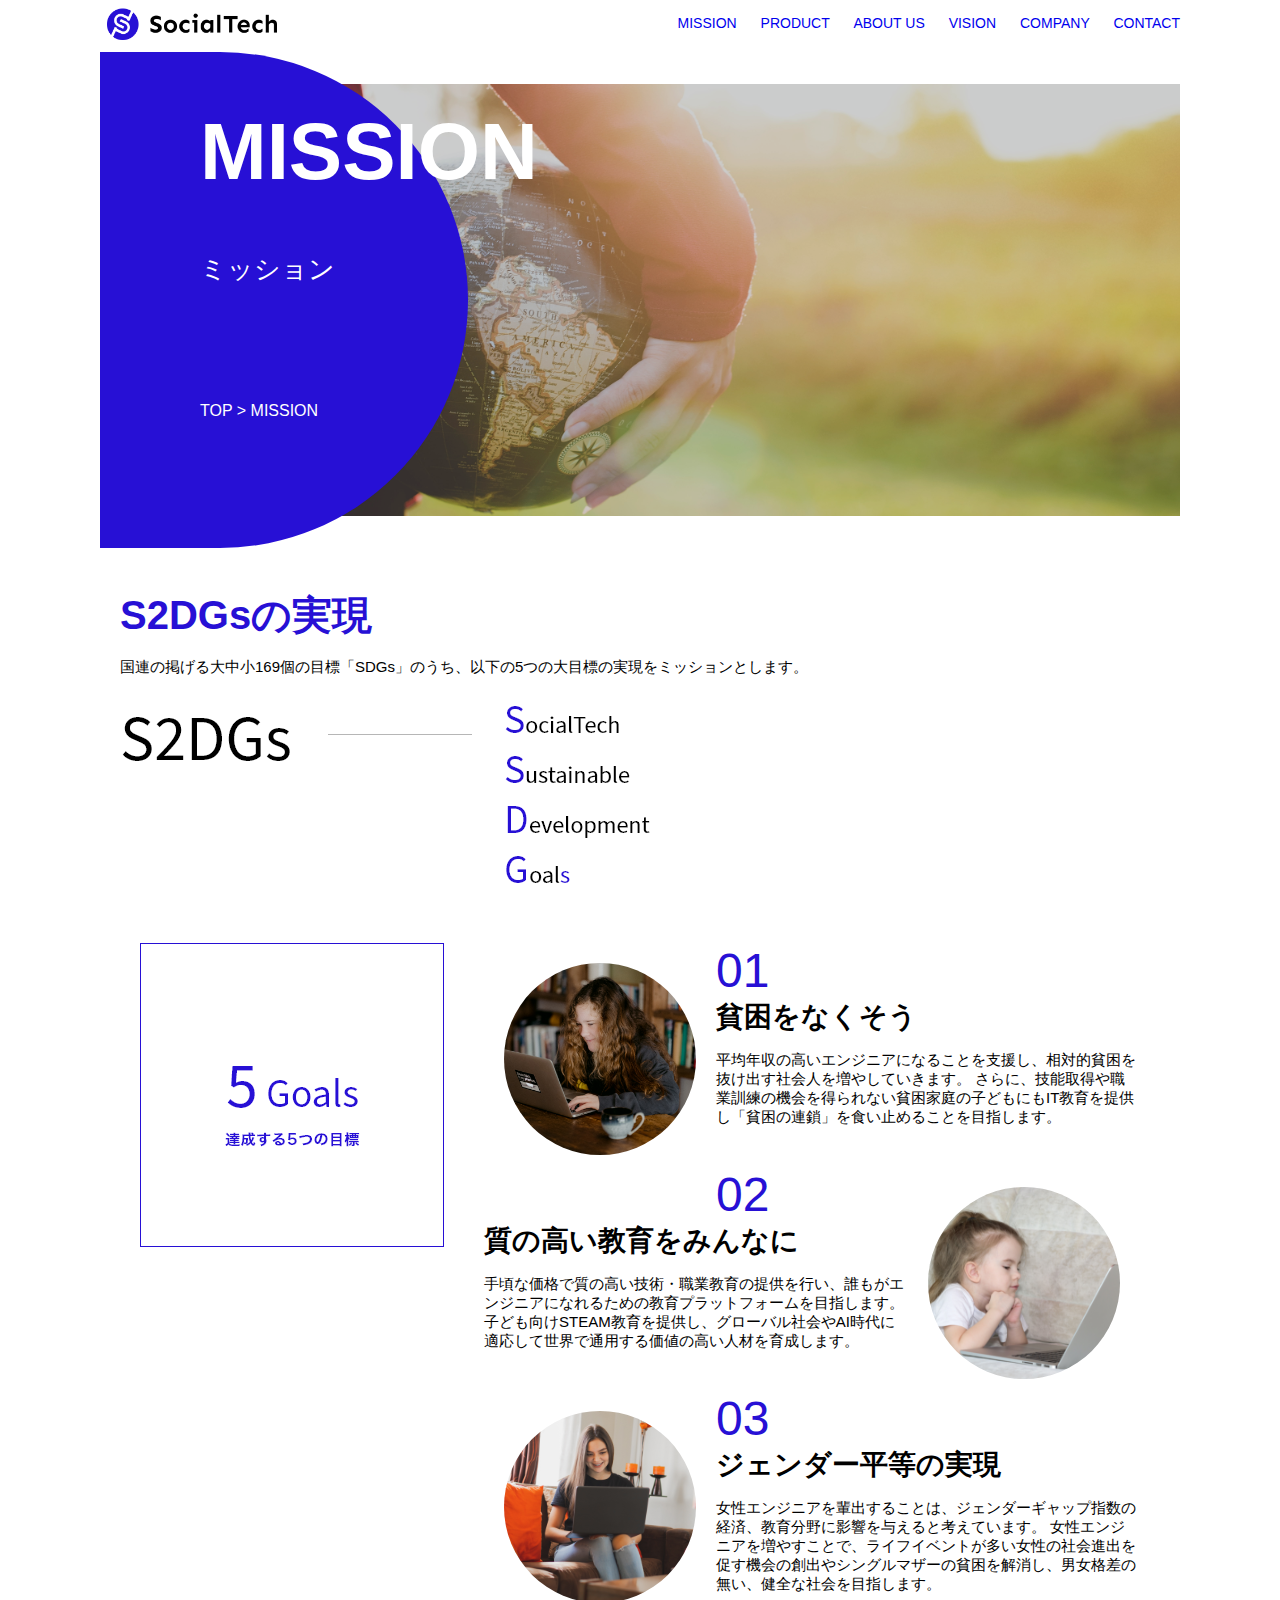
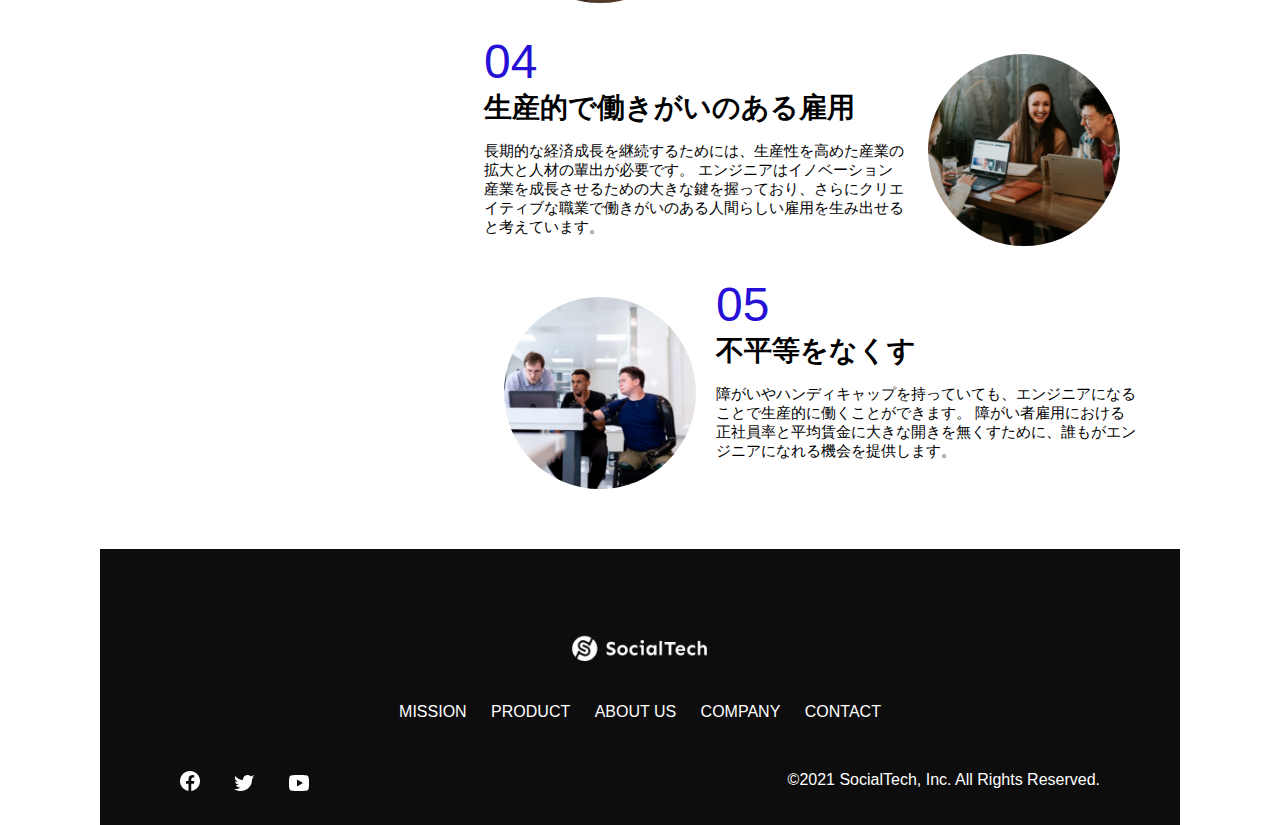
<file: kadai_005/mission.html>
<!DOCTYPE html>
<html>
  <head>
    <title>SocialTech - MISSION ミッション -</title>
    <meta charset="utf-8">
    <meta name="description" content="SocialTechが目指す5つの目標（S2DGs）を紹介します">
    <meta name="viewport" content="width=device-width, initial-scale=1.0">
    <link rel="stylesheet" href="style.css">
  </head>
  <body>
    <!-- ヘッダー -->
    <header>
      <!-- ロゴ -->
      <a href="index.html" id="logo"><img src="images/logo.png" alt="トップページに戻る"></a>

      <!-- PC用ナビゲーション -->
      <nav id="nav-pc">
        <a href="mission.html">MISSION</a>
        <a href="product.html">PRODUCT</a>
        <a href="index.html#aboutus">ABOUT US</a>
        <a href="index.html#vision">VISION</a>
        <a href="index.html#company">COMPANY</a>
        <a href="index.html#contact">CONTACT</a>
      </nav>

      <!-- スマホ用メニューボタン -->
      <img id="menu-sp" src="images/button-menu.png" alt="ナビゲーションを開く" onclick="document.getElementById('nav-sp').style.display = 'block'">

      <!-- スマホ用ナビゲーション -->
      <nav id="nav-sp">
        <img id="close" src="images/button-close.png" alt="ナビゲーションを閉じる" onclick="document.getElementById('nav-sp').style.display = 'none'">
        <a id="logo-sp" href="index.html" onclick="document.getElementById('nav-sp').style.display = 'none'"><img
          src="images/logo-sp.png" alt="トップページに戻る"></a>
        <a class="menu" href="mission.html" onclick="document.getElementById('nav-sp').style.display = 'none'">MISSION</a>
        <a class="menu" href="product.html" onclick="document.getElementById('nav-sp').style.display = 'none'">PRODUCT</a>
        <a class="menu" href="index.html#aboutus" onclick="document.getElementById('nav-sp').style.display = 'none'">ABOUT US</a>
        <a class="menu" href="index.html#vision" onclick="document.getElementById('nav-sp').style.display = 'none'">VISION</a>
        <a class="menu" href="index.html#company" onclick="document.getElementById('nav-sp').style.display = 'none'">COMPANY</a>
        <a class="menu" href="index.html#contact" onclick="document.getElementById('nav-sp').style.display = 'none'">CONTACT</a>
        <div id="sns">
          <a href="https://www.facebook.com/sejuku2013"><img src="images/button-facebook.png" alt="FaceBookのリンク"></a>
          <a href="https://twitter.com/samuraijuku"><img src="images/button-twitter.png" alt="Twitterのリンク"></a>
          <a href="https://www.youtube.com/channel/UCCFOQO5aDK0xXam4cUQXT8g"><img src="images/button-youtube.png" alt="Youtubeのリンク"></a>
        </div>
      </nav>
    </header>
    <main>
      <article>
        <section id="mission-main">
          <div id="mission-title">
            <h1>MISSION</h1>
            <span>ミッション</span>
            <div>TOP > MISSION</div>
          </div>
        </section>
        <section id="mission-s2dgs">
          <h2 class="mission-h2">S2DGsの実現</h2>
          <p>国連の掲げる大中小169個の目標「SDGs」のうち、以下の5つの大目標の実現をミッションとします。</p>
          <img src="images/mission/mission-s2dgs.png" alt="S2DGs">
        </section>
        <section id="mission-5goals">
          <div>
            <img id="s2dgs-image" src="images/mission/mission-5goals.png" alt="5Goals">
          </div>
          <div>

            <div>
              <img class="fivegoals-image-left" src="images/mission/mission-5goals01.png" alt="PCを操作する女の子">
              <span class="fivegoals-number">01</span>
              <h3 class="fivegoals-h3">貧困をなくそう</h3>
              <p class="fivefoals-p">
                平均年収の高いエンジニアになることを支援し、相対的貧困を抜け出す社会人を増やしていきます。
                さらに、技能取得や職業訓練の機会を得られない貧困家庭の子どもにもIT教育を提供し「貧困の連鎖」を食い止めることを目指します。
              </p>
            </div>

            <div>
              <img class="fivegoals-image-right" src="images/mission/mission-5goals02.png" alt="PCを見つめる小さい女の子">
              <span class="fivegoals-number">02</span>
              <h3 class="fivegoals-h3">質の高い教育をみんなに</h3>
              <p class="fivefoals-p">
                手頃な価格で質の高い技術・職業教育の提供を行い、誰もがエンジニアになれるための教育プラットフォームを目指します。
                子ども向けSTEAM教育を提供し、グローバル社会やAI時代に適応して世界で通用する価値の高い人材を育成します。
              </p>
            </div>

            <div>
              <img class="fivegoals-image-left" src="images/mission/mission-5goals03.png" alt="PCを操作する女性">
              <span class="fivegoals-number">03</span>
              <h3 class="fivegoals-h3">ジェンダー平等の実現</h3>
              <p class="fivefoals-p">
                女性エンジニアを輩出することは、ジェンダーギャップ指数の経済、教育分野に影響を与えると考えています。
                女性エンジニアを増やすことで、ライフイベントが多い女性の社会進出を促す機会の創出やシングルマザーの貧困を解消し、男女格差の無い、健全な社会を目指します。
              </p>
            </div>

            <div>
              <img class="fivegoals-image-right" src="images/mission/mission-5goals04.png" alt="笑顔で話し合う3人の男女">
              <span class="fivegoals-number">04</span>
              <h3 class="fivegoals-h3">生産的で働きがいのある雇用</h3>
              <p class="fivefoals-p">
                長期的な経済成長を継続するためには、生産性を高めた産業の拡大と人材の輩出が必要です。
                エンジニアはイノベーション産業を成長させるための大きな鍵を握っており、さらにクリエイティブな職業で働きがいのある人間らしい雇用を生み出せると考えています。
              </p>
            </div>

            <div>
              <img class="fivegoals-image-left" src="images/mission/mission-5goals05.png" alt="障害を持つ男性が生き生きと働く様子">
              <span class="fivegoals-number">05</span>
              <h3 class="fivegoals-h3">不平等をなくす</h3>
              <p class="fivefoals-p">
                障がいやハンディキャップを持っていても、エンジニアになることで生産的に働くことができます。
                障がい者雇用における正社員率と平均賃金に大きな開きを無くすために、誰もがエンジニアになれる機会を提供します。
              </p>
            </div>

          </div>
        </section>
      </article>
      <footer>
        <div id="footer-logo">
          <img src="images/logo-sp.png" alt="SocialTech">
        </div>
        <div id="footer-link">
          <a href="mission.html">MISSION</a>
          <a href="product.html">PRODUCT</a>
          <a href="index.html#aboutus">ABOUT US</a>
          <a href="index.html#company">COMPANY</a>
          <a href="index.html#contact">CONTACT</a>
        </div>
        <div id="sns-footer">
          <a href="https://www.facebook.com/sejuku2013"><img src="images/button-facebook.png" alt="Facebookのリンク"></a>
          <a href="https://twitter.com/samuraijuku"><img src="images/button-twitter.png" alt="Twitterのリンク"></a>
          <a href="https://www.youtube.com/channel/UCCFOQO5aDK0xXam4cUQXT8g"><img src="images/button-youtube.png" alt="Youtubeのリンク"></a>
          <span id="copyright">&copy;2021 SocialTech, Inc. All Rights Reserved. </span>
        </div>
      </footer>
    </main>
  </body>
</html>
</file>
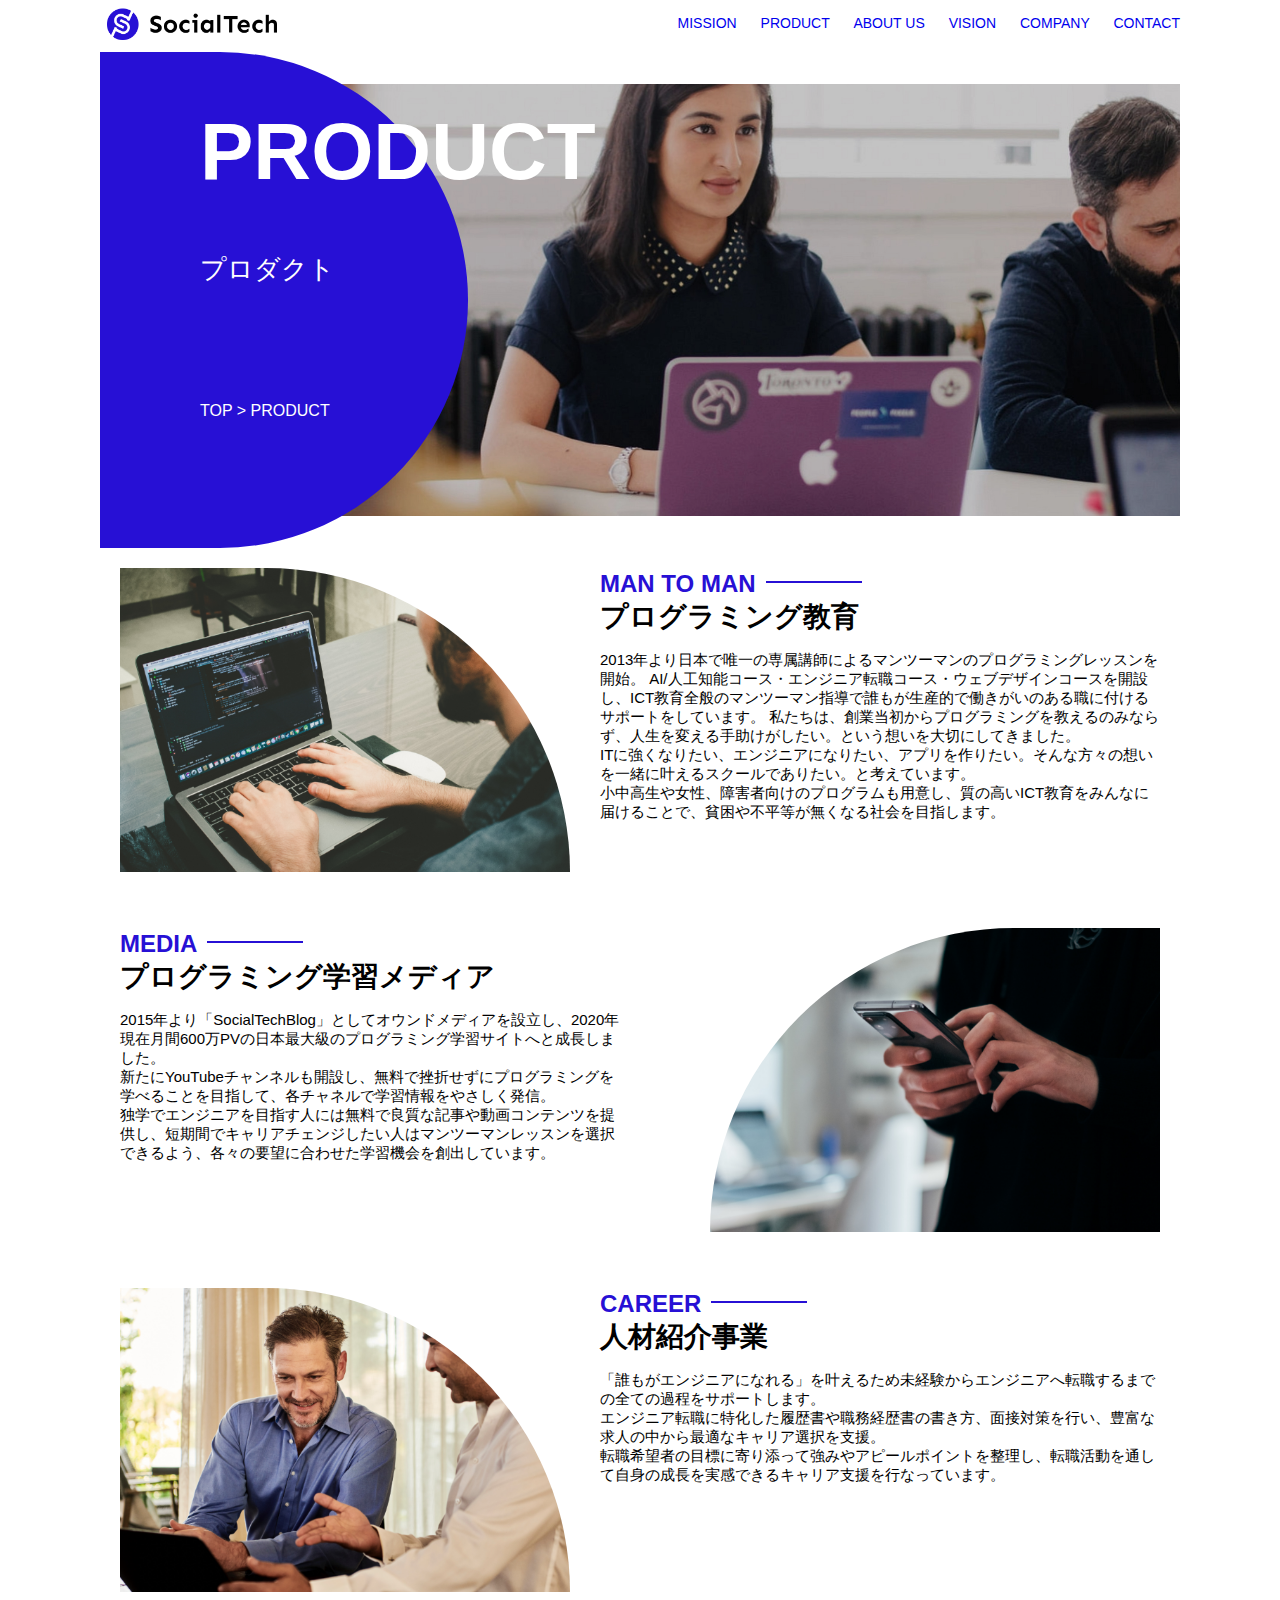
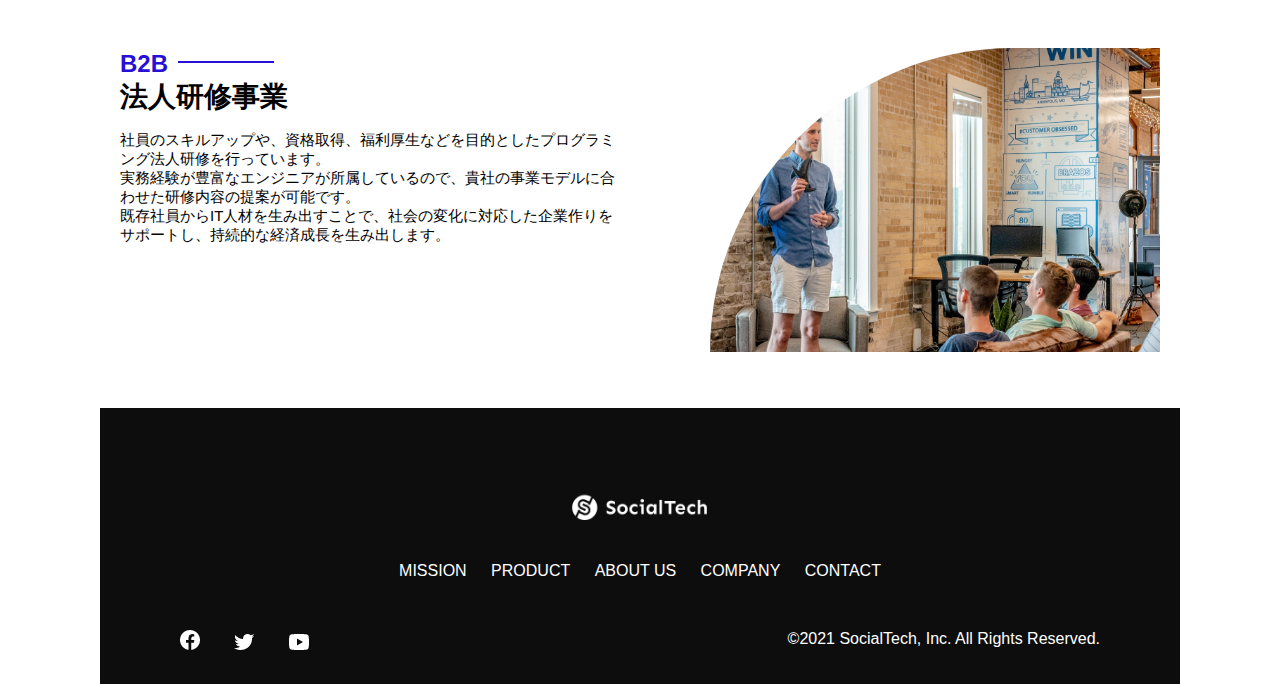
<file: kadai_005/product.html>
<!DOCTYPE html>
<html>
  <head>
    <title>SocialTech - PRODUCT プロダクト -</title>
    <meta charset="utf-8">
    <meta name="description" content="SocialTechの4つのプロダクトを紹介します。">
    <meta name="viewport" content="width=device-width, initial-scale=1.0">
    <link rel="stylesheet" href="style.css">
  </head>
  <body>
    <!-- ヘッダー -->
    <header>
      <!-- ロゴ -->
      <a href="index.html" id="logo"><img src="images/logo.png" alt="トップページに戻る"></a>

      <!-- PC用ナビゲーション -->
      <nav id="nav-pc">
        <a href="mission.html">MISSION</a>
        <a href="product.html">PRODUCT</a>
        <a href="index.html#aboutus">ABOUT US</a>
        <a href="index.html#vision">VISION</a>
        <a href="index.html#company">COMPANY</a>
        <a href="index.html#contact">CONTACT</a>
      </nav>

      <!-- スマホ用メニューボタン -->
      <img id="menu-sp" src="images/button-menu.png" alt="ナビゲーションを開く" onclick="document.getElementById('nav-sp').style.display = 'block'">

      <!-- スマホ用ナビゲーション -->
      <nav id="nav-sp">
        <img id="close" src="images/button-close.png" alt="ナビゲーションを閉じる" onclick="document.getElementById('nav-sp').style.display = 'none'">
        <a id="logo-sp" href="index.html" onclick="document.getElementById('nav-sp').style.display = 'none'"><img
          src="images/logo-sp.png" alt="トップページに戻る"></a>
        <a class="menu" href="mission.html" onclick="document.getElementById('nav-sp').style.display = 'none'">MISSION</a>
        <a class="menu" href="product.html" onclick="document.getElementById('nav-sp').style.display = 'none'">PRODUCT</a>
        <a class="menu" href="index.html#aboutus" onclick="document.getElementById('nav-sp').style.display = 'none'">ABOUT US</a>
        <a class="menu" href="index.html#vision" onclick="document.getElementById('nav-sp').style.display = 'none'">VISION</a>
        <a class="menu" href="index.html#company" onclick="document.getElementById('nav-sp').style.display = 'none'">COMPANY</a>
        <a class="menu" href="index.html#contact" onclick="document.getElementById('nav-sp').style.display = 'none'">CONTACT</a>
        <div id="sns">
          <a href="https://www.facebook.com/sejuku2013"><img src="images/button-facebook.png" alt="FaceBookのリンク"></a>
          <a href="https://twitter.com/samuraijuku"><img src="images/button-twitter.png" alt="Twitterのリンク"></a>
          <a href="https://www.youtube.com/channel/UCCFOQO5aDK0xXam4cUQXT8g"><img src="images/button-youtube.png" alt="Youtubeのリンク"></a>
        </div>
      </nav>
    </header>
    <main>
      <article>
        <section id="product-main">
          <div id="product-title">
            <h1>PRODUCT</h1>
            <span>プロダクト</span>
            <div>TOP > PRODUCT</div>
          </div>
        </section>
        
        <section class="product-section1">
          <img src="images/product/product-mantoman.png" alt="PCでコードを書く男性">
          <div>
            <h2 class="product-h2">MAN TO MAN</h2>
            <h3 class="product-h3">プログラミング教育</h3>
            <p>
              2013年より日本で唯一の専属講師によるマンツーマンのプログラミングレッスンを開始。
              AI/人工知能コース・エンジニア転職コース・ウェブデザインコースを開設し、ICT教育全般のマンツーマン指導で誰もが生産的で働きがいのある職に付けるサポートをしています。
              私たちは、創業当初からプログラミングを教えるのみならず、人生を変える手助けがしたい。という想いを大切にしてきました。
              <br>ITに強くなりたい、エンジニアになりたい、アプリを作りたい。そんな方々の想いを一緒に叶えるスクールでありたい。と考えています。
              <br>小中高生や女性、障害者向けのプログラムも用意し、質の高いICT教育をみんなに届けることで、貧困や不平等が無くなる社会を目指します。
            </p>
          </div>
        </section>
      
        <section class="product-section2">
          <div>
            <h2 class="product-h2">MEDIA</h2>
            <h3 class="product-h3">プログラミング学習メディア</h3>
            <p>
              2015年より「SocialTechBlog」としてオウンドメディアを設立し、2020年現在月間600万PVの日本最大級のプログラミング学習サイトへと成長しました。
              <br>新たにYouTubeチャンネルも開設し、無料で挫折せずにプログラミングを学べることを目指して、各チャネルで学習情報をやさしく発信。
              <br>独学でエンジニアを目指す人には無料で良質な記事や動画コンテンツを提供し、短期間でキャリアチェンジしたい人はマンツーマンレッスンを選択できるよう、各々の要望に合わせた学習機会を創出しています。
            </p>
          </div>
          <img src="images/product/product-media.png" alt="スマートフォンを操作する人">
        </section>
      
        <section class="product-section1">
          <img src="images/product/product-career.png" alt="笑顔で話し合う2人の男性">
          <div>
            <h2 class="product-h2">CAREER</h2>
            <h3 class="product-h3">人材紹介事業</h3>
            <p>
              「誰もがエンジニアになれる」を叶えるため未経験からエンジニアへ転職するまでの全ての過程をサポートします。
              <br>エンジニア転職に特化した履歴書や職務経歴書の書き方、面接対策を行い、豊富な求人の中から最適なキャリア選択を支援。
              <br>転職希望者の目標に寄り添って強みやアピールポイントを整理し、転職活動を通して自身の成長を実感できるキャリア支援を行なっています。<br>
            </p>
          </div>
        </section>
      
        <section class="product-section2">
          <div>
            <h2 class="product-h2">B2B</h2>
            <h3 class="product-h3">法人研修事業</h3>
            <p>
              社員のスキルアップや、資格取得、福利厚生などを目的としたプログラミング法人研修を行っています。
              <br>実務経験が豊富なエンジニアが所属しているので、貴社の事業モデルに合わせた研修内容の提案が可能です。
              <br>既存社員からIT人材を生み出すことで、社会の変化に対応した企業作りをサポートし、持続的な経済成長を生み出します。
            </p>
          </div>
          <img src="images/product/product-b2b.png" alt="講演中の男性とそれを聴く人々">
        </section>

      </article>
      <footer>
        <div id="footer-logo">
          <img src="images/logo-sp.png" alt="SocialTech">
        </div>
        <div id="footer-link">
          <a href="mission.html">MISSION</a>
          <a href="product.html">PRODUCT</a>
          <a href="index.html#aboutus">ABOUT US</a>
          <a href="index.html#company">COMPANY</a>
          <a href="index.html#contact">CONTACT</a>
        </div>
        <div id="sns-footer">
          <a href="https://www.facebook.com/sejuku2013"><img src="images/button-facebook.png" alt="Facebookのリンク"></a>
          <a href="https://twitter.com/samuraijuku"><img src="images/button-twitter.png" alt="Twitterのリンク"></a>
          <a href="https://www.youtube.com/channel/UCCFOQO5aDK0xXam4cUQXT8g"><img src="images/button-youtube.png" alt="Youtubeのリンク"></a>
          <span id="copyright">&copy;2021 SocialTech, Inc. All Rights Reserved. </span>
        </div>
      </footer>
    </main>
  </body>
</html>
</file>
<file: kadai_005/style.css>
/* PC、スマホ共通スタイル */
body {
  font-family: "Source Sans Pro", "Hiragino Kaku Gothic ProN", Meiryo, Arial, sans-serif;
}

p {
  font-size: 15px;
}

/* ==========
PC用のスタイル
============= */
@media screen and (min-width: 768px){
/* PC用カルーセル設定 */
.carousel {
  width: 885px;
  margin-left: 20px;
}

/* 横幅設定 */
body {
  max-width: 1080px;
  min-width: 960px;
  margin: 0 auto 0 auto;
}

/* ヘッダー */
header {
  display: flex;
  justify-content: space-between;
}

/* ナビゲーションのレイアウト */
  #nav-pc{
    font-size: 14px;
    padding-top: 15px;
  }

  /* ナビゲーションの装飾設定 */
  #nav-pc > a {
    text-decoration: none;
    margin-left: 20px;
  }
  #nav-pc > a:link {
    color: #0d0d0d,
  }
  #nav-pc > a:hover {
    color: #0d0d0d;
    text-decoration: underline;
  }
  #nav-pc > a:active{
    color: #0d0d0d;
  }

  /* スマホ用ナビを非表示 */
  #nav-sp,#menu-sp {
    display: none;
  }

  /* メインビジュアル */
  #main-visual {
    position: relative;
    height: 400px;
  }

  #main-message{
    position: absolute;
    top: 0;
    left: 0;
    background-color: #2710d5;
    color: #ffffff;
    border-radius: 0 0 476px 0;
    max-width: 620px;
    height: 100%;
    width: 100%;
    z-index: 11;
  }

  #main-message > h1 {
    font-size: 60px;
    font-weight: bold;
    margin: 100px 0 0 50px;
  }
  #main-message > p {
    font-size: 28px;
    margin: 0 0 0 50px;
  }

  #main-visual > img {
    max-width: 620px;
    border-radius: 476px 0 0 0;
    position: absolute;
    top: 0;
    right: 0;
    z-index: 10;
  }

  /* 見出し */
  h2 {
    margin: 40px 0 0 0;
  }

  h2::after {
    content: url("images/line.png");
    margin-left: 10px;
  }

  h3 {
    font-size: 27px;
  }

  /* ミッション */
  #mission {
      margin: 80px auto 80px auto;
      width: 100%;
  }

  #mission-flex {
    width: 100%;
    display: flex;
  }

  #mission-flex > div {
    width: 50%;
    margin: 20px;
  }

  #mission-photo{
    width: 100%;
  }

  #s2dgs {
    margin-top: 50px;
    width :100%;
  }

  /* プロダクト */
  #product {
    background-color: #fafafa;
    margin: 80px 0 80px 0;
    padding: 10px 40px 0px 40px;
  }

  /* 外枠 */
  #product > div {
    margin-top: 40px;
    display: flex;
  }

  /* 左のカラム  */
  #product-left {
    width: 50%;
    margin-right: 20px;
  }

  /* 右のカラム */
  #product-right {
    width: 50%;
    margin-left: 20px;
    margin-top: 80px;
  }

  /* 画像+説明の枠 */
  #product-left > div {
    position: relative;
    height: 480px;
    margin-right: 20px;
  }
  #product-right > div {
    position: relative;
    height: 480px;
    margin-left: 20px;
  }

  /* 画像 */
  .product-photo {
    width: 100%;
  }

  /* 説明文の枠 */
  .product-explain {
    background-color: #ffffff;
    position: absolute;
    left: 0;
    top:280px;
    margin: 0 40px 0 40px;
    padding: 20px;
    box-shadow: 5px 5px 10px rgba(0,0,0,0.05);
  }

  /* 説明文の英語 */
  .product-explain > span {
    color: #2710d5;
    font-weight: bold;
    font-size: 16px;
    margin 0;
  }

  /* 説明文の見出し */
  .product-explain > h3 {
    font-size: 20px;
    margin: 5px 0 5px 0;
  }

  /* 説明文 */
  .product-explain > p {
    font-size: 14px;
    margin: 0;
  }

  /* 「もっとみる」ボタン */
  #product-more {
    margin: 0 auto -42px auto;
  }

  /* ABOUT US */
  #aboutus {
    margin: 80px auto 80px auto;
  }

  /* 3つの組織文化と画像を入れる枠 */
  #aboutus > div {
    display: flex;
  }

  /* 画像 */
  .culture-img {
    width: 100%;
    align-self: flex-start;
  }

  .culture-img2 {
    margin-top: 50px;
    width: 100%;
  }

  /* 3つの組織文化の表 */
  .culture-table {
    margin-right: 50px;
  }

  /* 番号 */
  .culture-num {
    font-size: 80px;
    color: #2710d5;
    margin: 0 20px 0 0;
  }

  /* 組織文化英語 */
  .culture-en {
    color: #2710d5;
    font-weight: bold;
    font-size: 24px;
    display: block;
  }

  /* 組織文化日本語 */
  .culture-jp {
    font-size: 28px;
    font-weight: bold;
  }

  /* 説明文 */
  .culture-description {
    margin: 0;
  }
  /* ビジョン */
  #vision {
    margin: 80px auto 80px auto;
  }

  /* セクション内の外枠 */
  #vision > div {
    width: 100%;
    display: flex;
    justify-content: space-between;
    flex-wrap: wrap;
  }

  /* 7つの行動指針の枠 */
  .vision-box {
    width: 300px;
    height: 300px;
    margin-bottom: 30px;
    position: relative;
  }

  .vision-box > img {
    width: 100%;
    height: auto;
    position: absolute;
    top: 0;
    left: 0;
    z-index: 30;
  }
  .vision-box > span {
    position: absolute;
    top: 0;
    left: 0;
    z-index: 31;
    margin-right: 20px;
  }
  .vision-box > span > h4 {
    color: #2710d5;
    font-size: 19px;
    margin: 80px 0 0 0;
  }
  .vision-box > span > h4::first-letter {
    font-size: 40px;
  }
  .vision-box > span > h5 {
  font-size: 20px;
  margin: 0;
  }
  .vision-box > span > p {
    margin: 10px 0 0 0;
  }

  /* 会社概要 */
  #company {
    margin: 80px auto 80px auto;
  }
  #company-table {
    width: 100%
  }
  .tableheader {
    text-align: left;
    padding: 20px;
    border-bottom-color: #2710d5;
    border-bottom-width: 1px;
    border-bottom-style: solid;
    width: 100px;
  }
  .tableheader-first {
    text-align: left;
    padding: 20px;
    border-bottom-color: #2710d5;
    border-bottom-width: 1px;
    border-bottom-style: solid;
    border-top-color: #2710d5;
    border-top-width: 1px;
    border-top-style: solid;
    width: 100px;
  }
  .cell {
    padding: 30px;
    border-bottom-color: #ececec;
    border-bottom-width: 1px;
    border-bottom-style: solid;
  }
  .cell-first {
    padding: 30px;
    border-bottom-color: #ececec;
    border-bottom-width: 1px;
    border-bottom-style: solid;
    border-top-color: #ececec;
    border-top-width: 1px;
    border-top-style: solid;
  }
  #company > iframe {
    width: 100%;
    height: 368px;
    margin-top: 40px;
  }
  /* お問い合わせ */
  #contact {
    margin: 80px auto 80px auto;
  }

  /* 外枠 */
  #contact > form > div {
    display: flex;
    flex-direction: row;
    flex-wrap: wrap;
    padding-bottom: 30px;
  }
  /* 左列の見出し */
  .contact-heading {
    width: 240px;
    align-self: center;
  }
  /* 見出しのラベル */
  .contact-label {
    font-weight: bold;
  }
  /* 必須 */
  .contact-span {
    color: #ce2222;
    margin: 0 0 0 20px;
    font-weight: bold;
  }
  /* テキストボックス */
  .contact-textbox {
    border-top: 0;
    border-left: 0;
    border-right: 0;
    border-bottom-width: 1px;
    border-bottom-color: #707070;
    border-bottom-style: solid;
    background-color: #fafafa;
    width: 400px;
    height: 56px;
  }
  /* お問い合わせ内容のテキストエリア */
  .contact-textarea {
    border-top: 0;
    border-left: 0;
    border-right: 0;
    border-bottom-width: 1px;
    border-bottom-color: #707070;
    border-bottom-style: solid;
    background-color: #fafafa;
    width: 400px;
    height: 200px;
  }

  /* 個人情報の取り扱い */
  details {
    width: 700px;
  }
  details > div {
      background-color: #fafafa;
      padding: 20px;
  }
  details > div > span {
    font-weight: bold;
  }

  /* フッター */
  footer{
    background-color: #0d0d0d;
    text-align: center;
    padding: 80px 80px 30px 80px;
  }
  #footer-logo {
    margin-bottom: 30px;
  }
  #footer-link {
    margin-bottom: 50px;
  }
  #footer-link > a {
    text-decoration: none;
    margin: 10px;
  }
  #footer-link > a:link {
    color: #ffffff;
  }
  #footer-link > a:visited {
    color: #ffffff;
  }
  #footer-link > a:hover {
    color: #ffffff;
    text-decoration: underline;
  }
  #footer-link > a:active {
    color: #ffffff;
  }
  #sns-footer {
    text-align: left;
    width: 100%;
  }
  #sns-footer > a {
    margin-right: 30px;
  }
  #copyright {
    color: #ffffff;
    float: right;
  }

  /* mission.html用スタイル */
  /* ミッションのメインビジュアル */
  #mission-main {
    height: 496px;
    width: 100%;
    background-image: url("images/mission/mission-main.png");
    background-repeat: no-repeat;
    background-position-y: center;
  }
  #mission-title {
    background-color: #2710d5;
    width: 368px;
    color: #ffffff;
    height: 496px;
    border-radius: 0 248px 248px 0;
    position: relative;
  }
  #mission-title > h1 {
    position: absolute;
    top: 0;
    left: 100px;
    font-size: 80px;
  }
  #mission-title > span {
    position: absolute;
    top: 200px;
    left: 100px;
    font-size: 26px;
  }
  #mission-title > div {
    position: absolute;
    top: 350px;
    left: 100px;
    font-size: 16px;
  }
  #mission-s2dgs {
    width: 100%;
    margin: 20px;
  }
  .mission-h2 {
    color: #2710d5;
    font-size: 40px;
  }
  .mission-h2::after {
    content: none;
  }
  #mission-5goals {
    margin: 20px;
    display: flex;
  }
  #mission-5goals > div {
    flex-grow: 1;
    padding: 20px;
  }
  #mission-5goals > div > div {
    margin-bottom: 40px;
  }
  .fivegoals-image-right {
    float: right;
    margin: 20px;
  }
  .fivegoals-image-left {
    float: left;
    margin: 20px;
  }
  .fivegoals-number {
    color: #2710d5;
    font-size: 48px;
    margin: 0;
  }
  .fivegoals-h3 {
    font-size: 28px;
    margin: 0;
  }
  .fivegoals-p {
    margin: 0;
  }

  /* プロダクトページ */
  #product-main {
    height: 496px;
    width: 100%;
    background-image: url("images/product/product-main.png");
    background-repeat: no-repeat;
    background-position-y: center;
  }
  #product-title {
    background-color: #2710d5;
    width: 368px;
    color: #ffffff;
    height: 496px;
    border-radius: 0 248px 248px 0;
    position: relative;
  }
  #product-title > h1 {
    position: absolute;
    top: 0;
    left: 100px;
    font-size: 80px;
  }
  #product-title > span {
    position: absolute;
    top: 200px;
    left: 100px;
    font-size: 26px;
  }
  #product-title > div {
    position: absolute;
    top: 350px;
    left: 100px;
    font-size: 16px;
  }

  /* セクション1 */
  .product-section1 {
    position: relative;
    margin: 20px;
    height: 340px;
  }
  .product-section1 > img {
    position: absolute;
    top: 0;
    left: 0;
    width: 450px;
    margin: 0 40px 30px 0;
    border-radius: 0 432px 0 0;
  }

  .product-section1 > div {
    position: absolute;
    top: 0;
    left: 480px;
  }

  /* セクション2 */
  .product-section2 {
    position: relative;
    margin: 20px;
    height: 340px;
  }
  .product-section2 > img {
    position: absolute;
    top: 0;
    right: 0;
    width: 450px;
    margin: 0 0 30px 40px;
    border-radius: 432px 0 0 0;
  }
  .product-section2 > div {
    width: 500px;
    position: absolute;
    top: 0;
    left: 0;
  }
  .product-h2 {
    color: #2710d5;
    font-size: 24px;
    margin: 0;
  }
  .product-h3 {
    font-size: 28px;
    margin: 0;
  }
 }

/* =======================
  スマートフォン用のスタイル 
  ========================*/
@media screen and (max-width: 768px){
  /* スマホ用カルーセル設定 */
  .carousel {
    width: 375px;
    margin: 0 auto 0 auto;
  }

  .carouselImg {
    width: 375px;
  }
  
  body {
    min-width: 375px;
    margin: 0;
  }

  /* PC用ナビゲーション非表示 */
  #nav-pc {
    display: none;
  }

  /* ハンバーガーメニュー */
  #menu-sp {
    position: absolute;
    top: 0px;
    right: 0px;
  }
  /* スマホ用ナビゲーションの表示切替 */
  /* 初期状態、レイアウトと非表示設定 */
  #nav-sp {
    background-color: #2710d5;
    position: absolute;
    left: 0;
    top: 0;
    height: 100%;
    width: 100%;
    display: none;
    z-index: 100;
  }
  /* ×ボタン */
  #close {
    position: absolute;
    top: 20px;
    right: 20px;
  }
  /* ナビゲーションメニュー用ロゴ */
  #logo-sp {
    margin: 80px 0 30px 20px;
  }
  /* ナビゲーションのリンクの装飾設定 */
  #nav-sp > a {
    display: block;
  }
  #nav-sp > a:link {
    color: #ffffff;
  }
  #nav-sp > a:visited {
    color: #ffffff
  }
  #nav-sp > a:hover {
    color: #ffffff;
    text-decoration: underline;
  }
  #nav-sp > a:active {
    color: #ffffff;
  }
  #nav-sp > .menu {
    text-decoration: none;
    display: block;
    margin: 0 20px 0 20px;
    height: 44px;
    font-size: 16px;
    background-image: url("images/arrow.png");
    background-repeat: no-repeat;
    background-position: right top;
  }
  #sns {
    position: absolute;
    bottom: 20px;
    left: 20px;
  }
  #sns > a {
    margin-right: 30px;
  }

  /* メインビジュアル */
  #main-visual {
    position: relative;
    height: 470px;
    width: 100%;
    overflow: hidden;
  }
  #main-visual > div {
    position: absolute;
    top: 0;
    left: 0;
    background-color: #2710d5;
    color: white;
    border-radius: 0 0 476px 0;
    text-align: center;
    height: 280px;
    width: 100%;
    z-index: 11;
  }
  #main-visual > div >h1 {
    font-size: 28px;
    margin: 90px 0 0 0;
  }
  #main-visual > div > p {
    margin: 0;
  }
  #main-visual > img {
    width: 100%;
    border-radius: 476px 0 0 0;
    z-index: 10;
    position: absolute;
    bottom: 0;
    right: 0;
  }
  /* 見出し */
  h2::after {
    content: url("images/line.png");
    margin-left: 10px;
  }
  h3 {
    font-size: 24px;
    margin: 10px 0 0 0;
  }

  /* ミッション */
  #mission {
    margin: 20px;
  }
  #mission-photo {
    width: 100%;
  }
  #s2dgs {
    width: 100%;
  }

  /* プロダクト */
  #product {
    background-color: #fafafa;
    padding-top: 10px;
  }
  #product h2 {
    margin-left: 20px;
  }
  /* 外枠 */
  /* 左右のカラム　スマホでは縦並び */
  #product-left,#product-right {
    margin-right: 20px;
    margin-left: 20px;
  }
  /* 画像+説明の枠 */
  #product-left > div , #product-right > div {
    position: relative;
    height: 540px;
  }
  /* 説明文の枠 */
  .product-explain {
    background-color: #ffffff;
    position: absolute;
    left: 0;
    bottom: 50px;
    padding: 20px;
    box-shadow: 5px 5px 10px rbga(0,0,0,0.05);
  }
  .product-explain > span {
    color: #2710d5;
    font-weight: bold;
    font-size: 16px;
    margin: 0px;
  }
  .product-explain > h3 {
    margin: 10px 0 10px 0;
  }
  /* 画像 */
  .product-photo {
    width: 100%;
  }
  #product-more > img {
    margin: 0 0 -42px 20px;
  }

  /* ABOUT US */
  #aboutus {
    margin: 80px 20px 80px 20px;
  }
  #aboutus > div {
    display: flex;
    flex-direction: column;
  }
  .culture-table {
    width: 100%;
    padding-right: 20px;
    order: 2;
  }
  .culture-img {
    width: 100%;
    order: 1;
  }
  .culture-img2 {
    width: 100%;
  }
  .culture-num {
    font-size: 80px;
    color: #2710d5;
  }
  .culture-en {
    color: #2710d5;
    font-weight: bold;
    font-size: 24px;
    display: block
  }
  .culture-jp {
    display: block;
  }
  .culture-description {
    margin: 0;
  }

  /* ビジョン */
  #vision {
    margin: 80px 20px 80px 20px;
  }
  .vision-box {
    width: 300px;
    height: 300px;
    margin-bottom: 30px;
    position: relative;
  }
  .vision-box > img {
    width: 100%;
    height: auto;
    position: absolute;
    top: 0;
    left: 0;
    z-index: 30;
  }
  .vision-box > span {
    position: absolute;
    top: 0;
    left: 0;
    z-index: 31;
    margin-right: 20px;
  }
  .vision-box > span > h4 {
    color: #2710d5;
    font-size: 19px;
    margin: 60px 0 0 0;
  }
  .vision-box > span > h5 {
    font-size: 20px;
    margin: 0 0 0 0;
  }
  .vision-box > span > p {
    margin: 10px 0 0 0 ;
  }

  /* 会社概要 */
  #company {
    margin: 0 20px 0 20px;
  }
  #company > h3 {
    margin-bottom: 20px;
  }
  #company > table {
    width: 100%;
  }
  .tableheader-first {
    text-align: left;
    padding: 20px;
    border-bottom-color: #2710d5;
    border-bottom-width: 1px;
    border-bottom-style: solid;
    border-top-color: #2710d5;
    border-top-width: 1px;
    border-top-style: solid;
    width: 50px;
  }
  .tableheader {
    text-align: left;
    padding: 20px;
    border-bottom-color: #2710d5;
    border-bottom-width: 1px;
    border-bottom-style: solid;
    width: 50px;
  }
  .cell {
    padding: 20px;
    border-bottom-color: #ececec;
    border-bottom-width: 1px;
    border-bottom-style: solid;
  }
  .cell-first {
    padding: 20px;
    border-bottom-color: #ececec;
    border-bottom-width: 1px;
    border-bottom-style: solid;
    border-top-color: #ececec;
    border-top-width: 1px;
    border-top-style: solid;
  }
  #company > iframe {
    width: 100%;
    height: 240px;
    margin-top: 40px;
    ]
  }

  /* お問い合わせ */
  #contact {
    margin: 80px 20px 80px 20px;
  }
  #contact > h3 {
    margin-bottom: 20px;
  }
  #contact > form > div {
    margin-bottom: 20px;
  }
  .contact-heading {
    margin-bottom: 20px;
  }

  /* ラベル */
  .contact-label {
    font-weight: bold;
  }
  .contact-span {
    color: #ce2222;
    margin: 0 0 0 20px;
    font-weight: bold;
  }
  .contact-textbox {
    height: 56px;
    border-top: 0;
    border-left: 0;
    border-right: 0;
    background-color: #fafafa;
    border-bottom-color: #707070;
    border-bottom-width: 1px;
    border-style: solid;
    min-width: 300px;
    width: 100%;
  }
  .contact-textarea {
    height: 150px;
    border-top: 0;
    border-left: 0;
    border-right: 0;
    background-color: #fafafa;
    width: 100%;
  }
  .radiobutton {
    margin-bottom: 20px;
  }
  .radiobutton + label::after {
    content: "\A";
    white-space: pre;
  }

  /* フッター */
  footer {
    background-color: #0d0d0d;
    padding: 30px 20px 50px 20px;
  }
  #footer-logo {
    margin-bottom: 30px;
  }
  #footer-link {
    margin-bottom: 50px;
  }
  #footer-link > a {
    text-decoration: none;
    margin: 0 20px 30px 0;
    display: block;
    background-image: url("images/arrow.png");
    background-repeat: no-repeat;
    background-position: right top;
  }
  #footer-link > a:link {
    color: #ffffff;
  }
  #footer-link > a:visited {
    color: #ffffff;
  }
  #footer-link > a:hover {
    color: #ffffff;
    text-decoration: underline;
  }
  #footer-link > a:active {
    color: #ffffff;
  }
  #sns-footer > a {
    margin-right: 30px;
  }
  #copyright {
    font-size: 12px;
    display: block;
    margin-top: 30px;
    color: #ffffff;
  }

  /* mission.html用スタイル */
  /* ミッションのメインビジュアル */
  #mission-main {
    height: 256px;
    width: 100%;
    background-image: url("images/mission/mission-main.png");
    background-repeat: no-repeat;
    background-position-y: center;
    background-size: auto 208px;
  }
  #mission-title {
    background-color: #2710d5;
    width: 136px;
    color: #ffffff;
    height: 256px;
    border-radius: 0 248px 248px 0;
    position: relative;
  }
  #mission-title > h1 {
    position: absolute;
    top: 0;
    left: 20px;
    font-size: 40px;
  }
  #mission-title > span {
    position: absolute;
    top: 110px;
    left: 20px;
    font-size: 18px;
  }
  #mission-title > div {
    position: absolute;
    top: 180px;
    left: 20px;
    font-size: 13px;
  }

  /* ミッションページ　S2DGSの設定 */
  #mission-s2dgs {
    margin: 20px;
  }
  .mission-h2 {
    color: #2710d5;
    font-size: 38px;
    margin: 0px;
  }
  .mission-h2::after {
    content: none;
  }
  #mission-s2dgs > img {
    width: 100%;
  }

  /* ミッションページ　5Goalsの設定 */
  #mission-5goals {
    margin: 20px;
  }
  #mission-5goals > div > div {
    margin-bottom: 40px; 
  }
  #s2dgs-image {
    width: 100%;
  }
  .fivegoals-image-right {
    margin: 20px auto 20px auto;
    display: block;
  }
  .fivegoals-image-left {
    margin: 20px auto 20px auto;
    display: block; 
  }
  .fivegoals-number {
    color: #2710d5;
    font-size: 48px;
    margin: 0;
  }
  .fivegoals-h3 {
    font-size: 28px;
    margin: 0;
  }
  .fivegoals-p {
    margin: 0;
  }

  /* プロダクトページ */
  #product-main {
    height: 256px;
    width: 100%;
    background-image: url("images/product/product-main.png");
    background-repeat: no-repeat;
    background-position-y: center;
    background-size: auto 208px;
  }
  #product-title {
    background-color: #2710d5;
    width: 136px;
    color: #ffffff;
    height: 256px;
    border-radius: 0 248px 248px 0;
    position: relative;
  }
  #product-title > h1 {
    position: absolute;
    top: 0;
    left: 20px;
    font-size: 40px;
  }
  #product-title > span {
    position: absolute;
    top: 110px;
    left: 20px;
    font-size: 18px;
  }
  #product-title > div {
    position: absolute;
    top: 180px;
    left: 20px;
    font-size: 13px;
  }

  .product-section1 {
    margin: 20px;
  }
  .product-section1 > img {
    width: 100%;
    border-radius: 0 300px 0 0;
  }
  .product-section2 {
    margin: 20px;
    display: flex;
    flex-direction: column;
  }
  .product-section2 > img {
    order: 1;
    width: 100%;
    border-radius: 300px 0 0 0;
  }
  .product-section2 > div {
    order: 2;
  }
  .product-h2 {
    color: #2710d5;
    font-size: 24px;
    margin: 0;
  }
  .product-h3 {
    font-size: 28px;
    margin: 0;
  }
}
</file>
